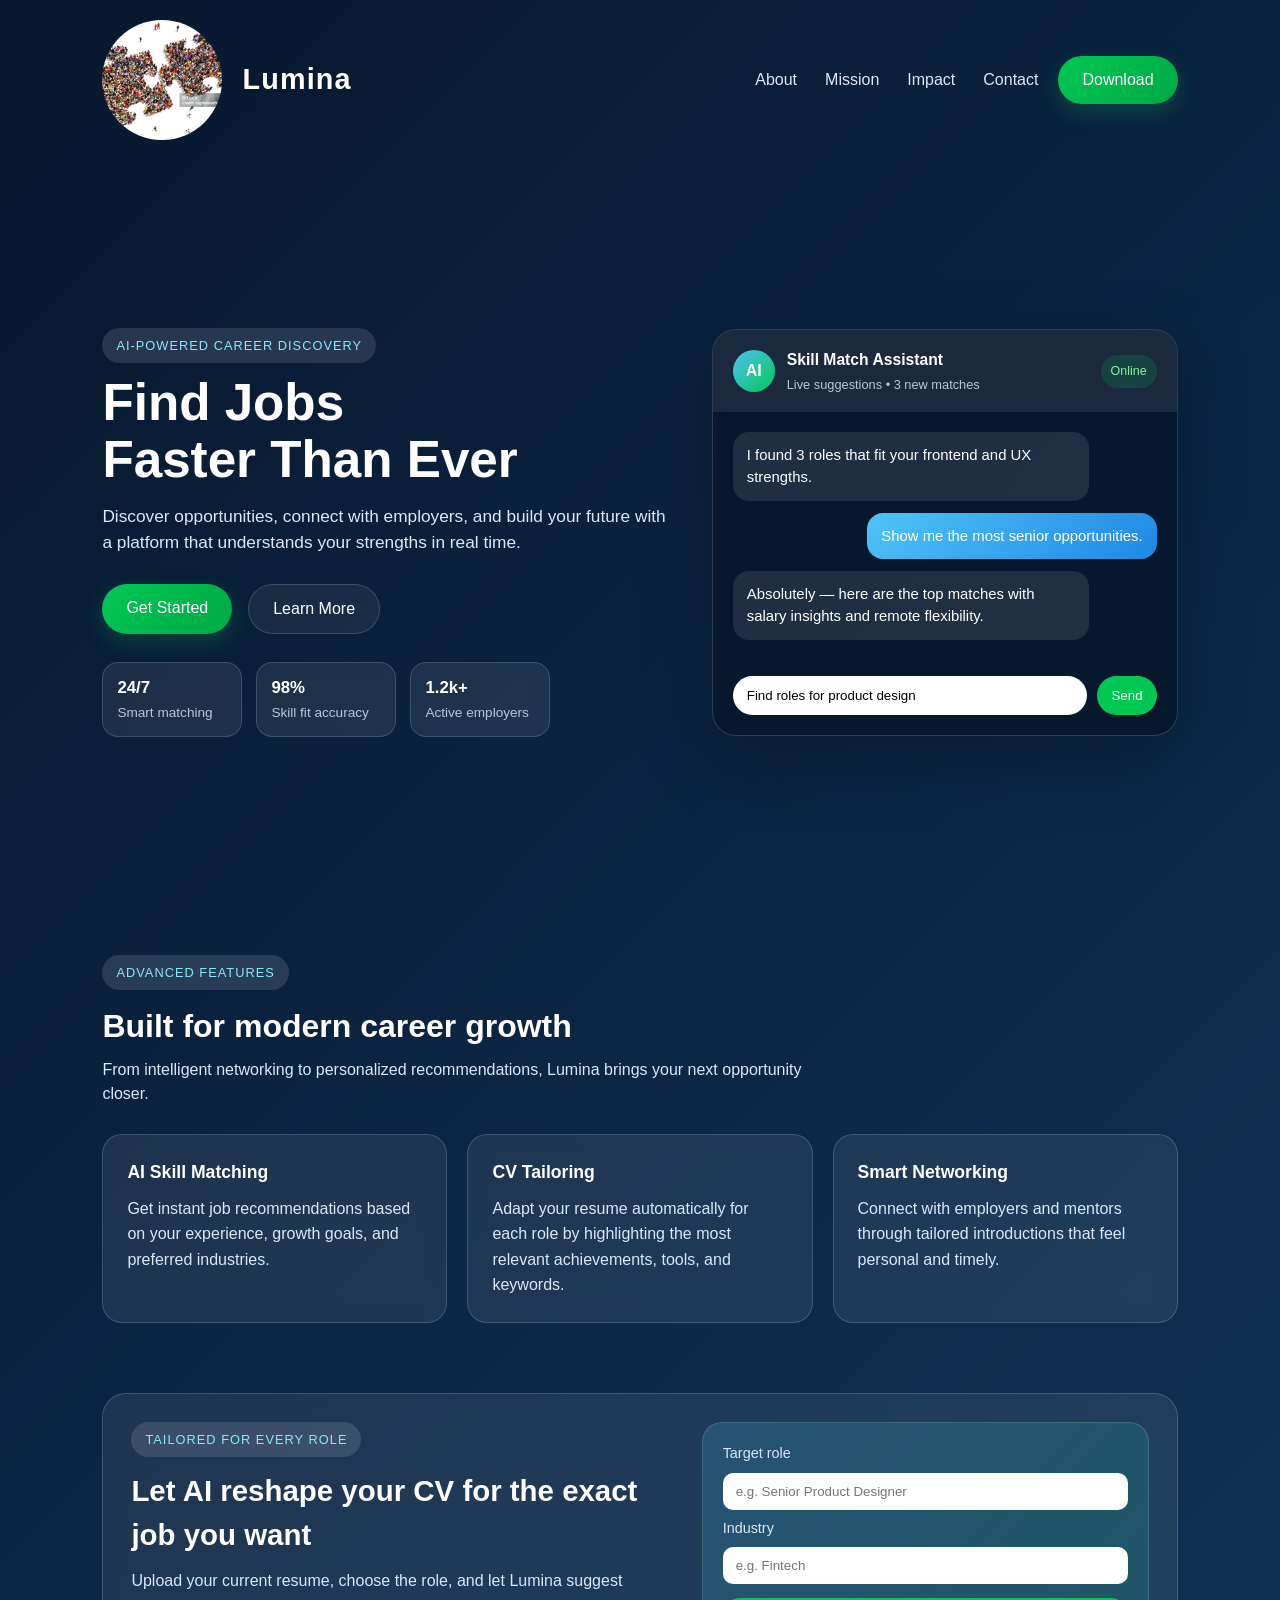
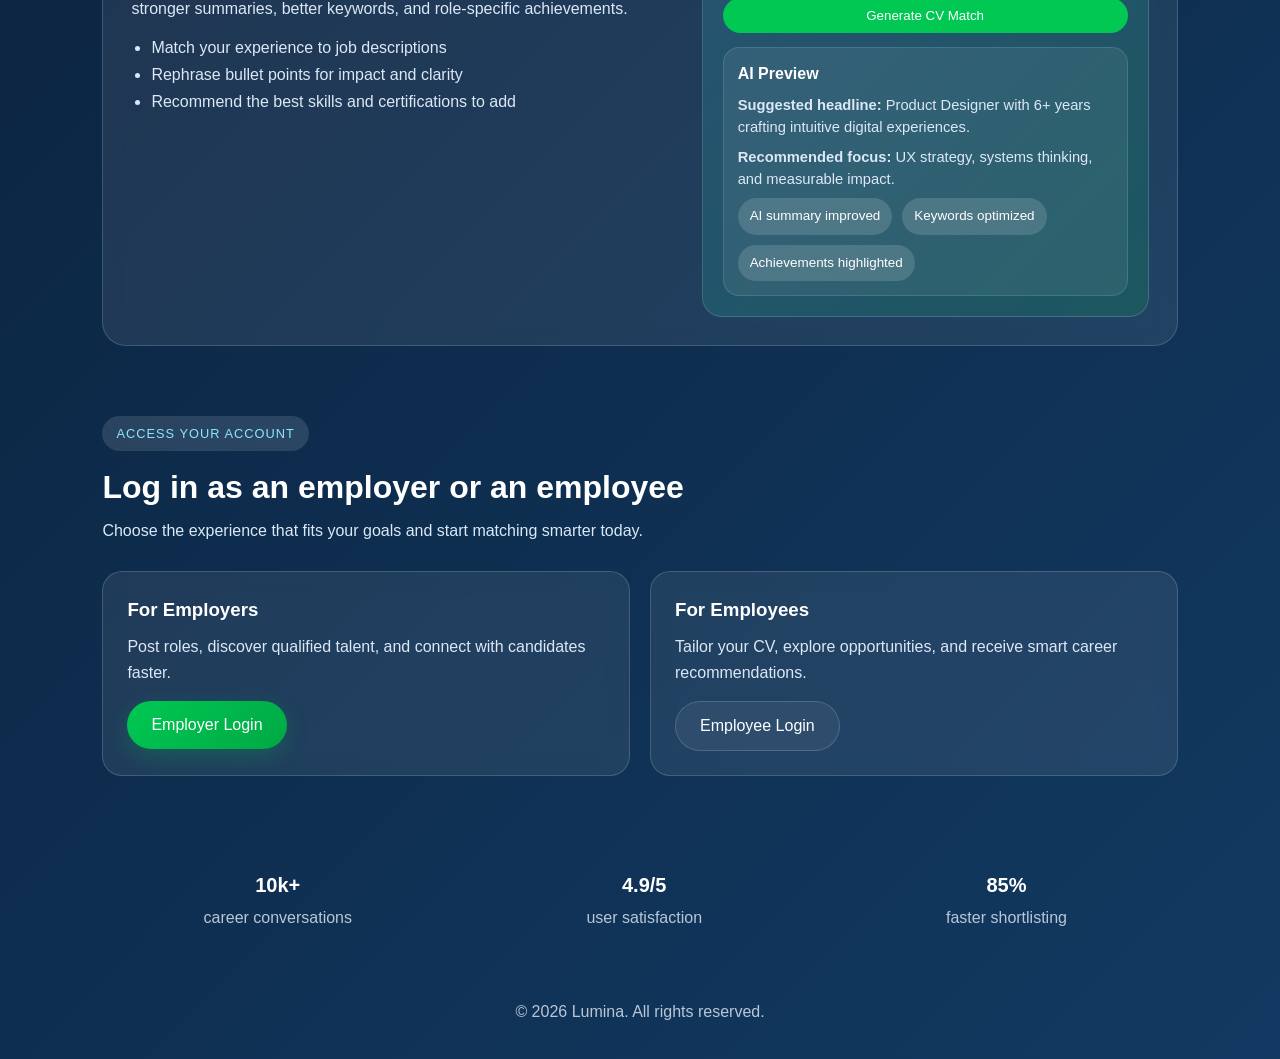
<file: index.html>
<!DOCTYPE html>
<html lang="en">

<head>
    <meta charset="UTF-8">
    <meta name="viewport" content="width=device-width, initial-scale=1.0">
    <title>Lumina | Skill Match</title>
    <link rel="stylesheet" href="styling.css">
</head>

<body>
    <header>
        <img src="logo.jpg" alt="Lumina company logo" width="150" height="150">
        <nav class="navbar">
            <div class="logo">Lumina</div>
            <ul class="nav-links">
                <li><a href="about.html">About</a></li>
                <li><a href="mission.html">Mission</a></li>
                <li><a href="impact.html">Impact</a></li>
                <li><a href="contact.html">Contact</a></li>
            </ul>
            <a href="#" class="btn">Download</a>
        </nav>
    </header>

    <section class="hero" id="home">
        <div class="hero-text">
            <span class="eyebrow">AI-powered career discovery</span>
            <h1>Find Jobs <br> Faster Than Ever</h1>
            <p>Discover opportunities, connect with employers, and build your future with a platform that understands your strengths in real time.</p>

            <div class="hero-buttons">
                <a href="#" class="btn">Get Started</a>
                <a href="#" class="btn-secondary">Learn More</a>
            </div>

            <div class="hero-highlights">
                <div>
                    <strong>24/7</strong>
                    <span>Smart matching</span>
                </div>
                <div>
                    <strong>98%</strong>
                    <span>Skill fit accuracy</span>
                </div>
                <div>
                    <strong>1.2k+</strong>
                    <span>Active employers</span>
                </div>
            </div>
        </div>

        <div class="hero-card">
            <div class="chat-shell">
                <div class="chat-header">
                    <div class="chat-title-group">
                        <div class="chat-avatar">AI</div>
                        <div>
                            <h3>Skill Match Assistant</h3>
                            <p>Live suggestions • 3 new matches</p>
                        </div>
                    </div>
                    <span class="status-dot">Online</span>
                </div>

                <div class="chat-body">
                    <div class="bubble bubble-bot">I found 3 roles that fit your frontend and UX strengths.</div>
                    <div class="bubble bubble-user">Show me the most senior opportunities.</div>
                    <div class="bubble bubble-bot">Absolutely — here are the top matches with salary insights and remote flexibility.</div>
                </div>

                <div class="chat-input">
                    <input type="text" value="Find roles for product design" aria-label="Chat prompt">
                    <button>Send</button>
                </div>
            </div>
        </div>
    </section>

    <section class="features-section" id="features">
        <div class="section-intro">
            <span class="eyebrow">Advanced features</span>
            <h2>Built for modern career growth</h2>
            <p>From intelligent networking to personalized recommendations, Lumina brings your next opportunity closer.</p>
        </div>

        <div class="feature-grid">
            <article class="feature-card">
                <h3>AI Skill Matching</h3>
                <p>Get instant job recommendations based on your experience, growth goals, and preferred industries.</p>
            </article>
            <article class="feature-card">
                <h3>CV Tailoring</h3>
                <p>Adapt your resume automatically for each role by highlighting the most relevant achievements, tools, and keywords.</p>
            </article>
            <article class="feature-card">
                <h3>Smart Networking</h3>
                <p>Connect with employers and mentors through tailored introductions that feel personal and timely.</p>
            </article>
        </div>
    </section>

    <section class="cv-showcase">
        <div class="cv-panel">
            <div class="cv-panel-text">
                <span class="eyebrow">Tailored for every role</span>
                <h2>Let AI reshape your CV for the exact job you want</h2>
                <p>Upload your current resume, choose the role, and let Lumina suggest stronger summaries, better keywords, and role-specific achievements.</p>
                <ul>
                    <li>Match your experience to job descriptions</li>
                    <li>Rephrase bullet points for impact and clarity</li>
                    <li>Recommend the best skills and certifications to add</li>
                </ul>
            </div>
            <div class="cv-panel-card">
                <div class="job-form">
                    <label for="job-title">Target role</label>
                    <input type="text" id="job-title" placeholder="e.g. Senior Product Designer">
                    <label for="industry">Industry</label>
                    <input type="text" id="industry" placeholder="e.g. Fintech">
                    <button>Generate CV Match</button>
                </div>
                <div class="preview-card">
                    <h4>AI Preview</h4>
                    <p><strong>Suggested headline:</strong> Product Designer with 6+ years crafting intuitive digital experiences.</p>
                    <p><strong>Recommended focus:</strong> UX strategy, systems thinking, and measurable impact.</p>
                    <div class="suggestion-stack">
                        <div class="suggestion-pill">AI summary improved</div>
                        <div class="suggestion-pill">Keywords optimized</div>
                        <div class="suggestion-pill">Achievements highlighted</div>
                    </div>
                </div>
            </div>
        </div>
    </section>

    <section class="login-section">
        <div class="section-intro">
            <span class="eyebrow">Access your account</span>
            <h2>Log in as an employer or an employee</h2>
            <p>Choose the experience that fits your goals and start matching smarter today.</p>
        </div>

        <div class="login-grid">
            <div class="login-card">
                <h3>For Employers</h3>
                <p>Post roles, discover qualified talent, and connect with candidates faster.</p>
                <a href="#" class="btn">Employer Login</a>
            </div>
            <div class="login-card">
                <h3>For Employees</h3>
                <p>Tailor your CV, explore opportunities, and receive smart career recommendations.</p>
                <a href="#" class="btn-secondary">Employee Login</a>
            </div>
        </div>
    </section>

    <section class="insight-strip">
        <div>
            <strong>10k+</strong>
            <span>career conversations</span>
        </div>
        <div>
            <strong>4.9/5</strong>
            <span>user satisfaction</span>
        </div>
        <div>
            <strong>85%</strong>
            <span>faster shortlisting</span>
        </div>
    </section>

    <footer>
        <p>&copy; 2026 Lumina. All rights reserved.</p>
    </footer>
</body>

</html>
</file>
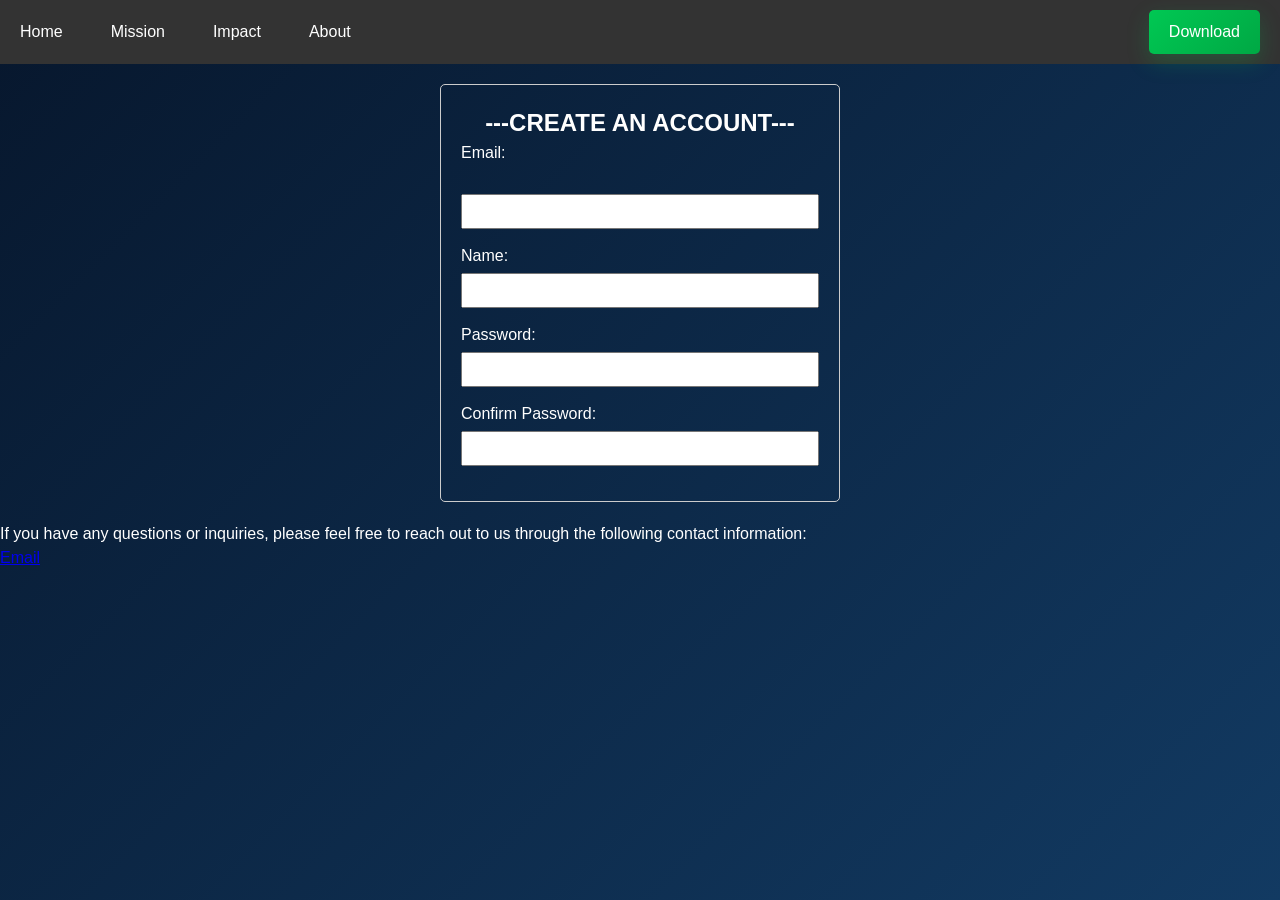
<file: contact.html>
<!DOCTYPE html>
<html lang="en">

<head>
    <meta charset="UTF-8">
    <meta name="viewport" content="width=device-width, initial-scale=1.0">
    <title>Contact Us</title>
    <link rel="stylesheet" href="styling.css">
    <style>
        body {
            font-family: Arial, sans-serif;
            margin: 0;
            padding: 0;
        }

        header {
            background-color: #333;
            color: #fff;
            padding: 10px 20px;
        }

        .navbar {
            display: flex;
            justify-content: space-between;
            align-items: center;
        }

        .nav-links {
            list-style-type: none;
            margin: 0;
            padding: 0;
            display: flex;
        }

        .nav-links li {
            margin-right: 20px;
        }

        .nav-links a {
            color: #fff;
            text-decoration: none;
        }

        .btn {
            background-color: #4CAF50;
            color: white;
            padding: 10px 20px;
            text-decoration: none;
            border-radius: 5px;
        }

        form {
            max-width: 400px;
            margin: 20px auto;
            padding: 20px;
            border: 1px solid #ccc;
            border-radius: 5px;
        }

        form h2 {
            text-align: center;
        }

        form div {
            margin-bottom: 15px;
        }

        form label {
            display: block;
            margin-bottom: 5px;
        }

        form input[type="email"],
        form input[type="text"],
        form input[type="password"] {
            width: 100%;
            padding: 8px;
            box-sizing: border-box;
        }
    </style>
</head>

<body>
    <header>
        <nav class="navbar">



            <ul class="nav-links">
                <li><a href="index.html">Home</a></li>
                <li><a href="mission.html">Mission</a></li>
                <li><a href="impact.html">Impact</a></li>
                <li><a href="about.html">About</a></li>
            </ul>

            <a href="#" class="btn">Download</a>

        </nav>

    </header>
    <form>
        <h2>---CREATE AN ACCOUNT---</h2>
        <div>
            <label for="email">Email:</label><br>
            <input type="email" id="email" name="email" required>

        </div>
        <div>
            <label for="name">Name:</label>
            <input type="text" id="name" name="name" required>
        </div>
        <div>
            <label for="password">Password:</label>
            <input type="password" id="password" name="password" required>
        </div>
        <div>
            <label for="confirm-password">Confirm Password:</label>
            <input type="password" id="confirm-password" name="confirm-password" required>
        </div>

    </form>
    <main>
        <p>If you have any questions or inquiries, please feel free to reach out to us through the following contact
            information:</p>
        <a href="mailto:lumina@gmail.com">Email <Menu></Menu></a>






</html>
</file>
<file: styling.css>
:root {
    --bg-dark: #07172d;
    --bg-mid: #123a62;
    --accent: #00c853;
    --accent-2: #4fc3f7;
    --text-main: #ffffff;
    --text-soft: #dce8f6;
    --border-soft: rgba(255, 255, 255, 0.16);
}

* {
    margin: 0;
    padding: 0;
    box-sizing: border-box;
    font-family: Arial, sans-serif;
}

body {
    background: linear-gradient(135deg, var(--bg-dark) 0%, var(--bg-mid) 100%);
    color: var(--text-main);
    min-height: 100vh;
    line-height: 1.5;
}

.impact-page {
    font-family: Arial, sans-serif;
    margin: 0;
    background-color: #f4f7fb;
    background-image: url('logo.jpg');
    background-repeat: no-repeat;
    background-position: center center;
    background-size: 45%;
    background-attachment: fixed;
    opacity: 0.95;
    color: #1f2937;
}

.impact-page header {
    background: #0f172a;
    padding: 15px 30px;
}

.impact-page .navbar {
    display: flex;
    justify-content: space-between;
    align-items: center;
}

.impact-page .nav-links {
    list-style: none;
    display: flex;
    gap: 20px;
    margin: 0;
    padding: 0;
}

.impact-page .nav-links a {
    color: white;
    text-decoration: none;
}

.impact-page .btn {
    background: #2563eb;
    color: white;
    padding: 8px 14px;
    border-radius: 5px;
    text-decoration: none;
}

.impact-page .container {
    max-width: 1000px;
    margin: 30px auto;
    padding: 20px;
}

.impact-page .hero {
    background: linear-gradient(135deg, #2563eb, #3b82f6);
    color: white;
    padding: 30px;
    border-radius: 12px;
}

.impact-page .hero h1 {
    margin-top: 0;
    font-size: 32px;
}

.impact-page .hero p {
    font-size: 18px;
    line-height: 1.6;
}

.impact-page .stats {
    display: grid;
    grid-template-columns: repeat(3, 1fr);
    gap: 15px;
    margin-top: 20px;
}

.impact-page .card {
    background: white;
    padding: 18px;
    border-radius: 10px;
    box-shadow: 0 2px 8px rgba(0, 0, 0, 0.08);
}

.impact-page .card h3 {
    margin: 0 0 8px;
    color: #2563eb;
}

.impact-page .card p {
    margin: 0;
    font-size: 16px;
    color: #374151;
}

.impact-page .section {
    margin-top: 25px;
    background: white;
    padding: 20px;
    border-radius: 10px;
    box-shadow: 0 2px 8px rgba(0, 0, 0, 0.08);
}

.impact-page .section h2 {
    color: #111827;
}

.impact-page .section ul {
    line-height: 1.8;
}

.impact-page .story-section {
    margin-top: 25px;
    background: white;
    padding: 20px;
    border-radius: 10px;
    box-shadow: 0 2px 8px rgba(0, 0, 0, 0.08);
    overflow: hidden;
}

.impact-page .story-section h2 {
    color: #111827;
    margin-top: 0;
}

.impact-page .story-track {
    display: flex;
    width: max-content;
    gap: 15px;
    animation: impactSlideLoop 18s linear infinite;
}

.impact-page .story-card {
    min-width: 260px;
    background: #f8fafc;
    border: 1px solid #e2e8f0;
    border-radius: 12px;
    padding: 15px;
    display: flex;
    align-items: center;
    gap: 12px;
    cursor: pointer;
    transition: transform 0.2s ease, box-shadow 0.2s ease;
}

.impact-page .story-card:hover {
    transform: translateY(-3px);
    box-shadow: 0 6px 14px rgba(0, 0, 0, 0.12);
}

.impact-page .story-card img {
    width: 60px;
    height: 60px;
    border-radius: 50%;
    object-fit: cover;
}

.impact-page .story-card strong {
    display: block;
    margin-bottom: 5px;
    color: #0f172a;
}

.impact-page .story-card p {
    margin: 0;
    color: #475569;
    font-size: 14px;
    line-height: 1.5;
}

@keyframes impactSlideLoop {
    0% {
        transform: translateX(0);
    }

    100% {
        transform: translateX(-50%);
    }
}

.impact-page .popup-overlay {
    position: fixed;
    inset: 0;
    background: rgba(0, 0, 0, 0.65);
    display: none;
    align-items: center;
    justify-content: center;
    padding: 20px;
    z-index: 1000;
}

.impact-page .popup-overlay.active {
    display: flex;
}

.impact-page .popup-box {
    background: white;
    width: 100%;
    max-width: 420px;
    border-radius: 14px;
    padding: 20px;
    box-shadow: 0 10px 30px rgba(0, 0, 0, 0.25);
    position: relative;
}

.impact-page .popup-box h3 {
    margin-top: 0;
    color: #0f172a;
}

.impact-page .popup-box p {
    color: #475569;
    line-height: 1.6;
}

.impact-page .close-btn {
    position: absolute;
    top: 10px;
    right: 12px;
    cursor: pointer;
    font-size: 20px;
    color: #64748b;
}

header {
    padding: 20px 8%;
    display: flex;
    align-items: center;
    justify-content: space-between;
    gap: 20px;
}

header img {
    border-radius: 50%;
    object-fit: cover;
    width: 120px;
    height: 120px;
}

.navbar {
    display: flex;
    justify-content: space-between;
    align-items: center;
    width: 100%;
    gap: 20px;
}

.logo {
    font-size: 1.8rem;
    font-weight: 700;
    letter-spacing: 0.04em;
}

.nav-links {
    display: flex;
    list-style: none;
    gap: 28px;
    margin-left: auto;
}

.nav-links a {
    color: var(--text-soft);
    text-decoration: none;
    transition: 0.3s ease;
    position: relative;
}

.nav-links a:hover {
    color: var(--accent-2);
}

.nav-links a::after {
    content: '';
    position: absolute;
    left: 0;
    bottom: -6px;
    width: 0;
    height: 2px;
    background: var(--accent-2);
    transition: width 0.3s ease;
}

.nav-links a:hover::after {
    width: 100%;
}

.btn,
.btn-secondary {
    display: inline-block;
    padding: 12px 24px;
    border-radius: 999px;
    text-decoration: none;
    transition: all 0.3s ease;
}

.btn {
    background: linear-gradient(135deg, var(--accent), #00a844);
    color: white;
    box-shadow: 0 8px 22px rgba(0, 200, 83, 0.22);
}

.btn:hover {
    transform: translateY(-2px);
    box-shadow: 0 12px 26px rgba(0, 200, 83, 0.3);
}

.btn-secondary {
    border: 1px solid var(--border-soft);
    color: white;
    background: rgba(255, 255, 255, 0.06);
}

.btn-secondary:hover {
    background: rgba(255, 255, 255, 0.14);
    transform: translateY(-2px);
}

.hero {
    display: grid;
    grid-template-columns: 1.1fr 0.9fr;
    align-items: center;
    gap: 40px;
    padding: 70px 8% 90px;
    min-height: 85vh;
}

.eyebrow {
    display: inline-block;
    margin-bottom: 12px;
    padding: 8px 14px;
    border-radius: 999px;
    background: rgba(255, 255, 255, 0.12);
    color: #8be6ff;
    font-size: 0.8rem;
    letter-spacing: 0.08em;
    text-transform: uppercase;
}

.hero-text h1 {
    font-size: clamp(2.3rem, 4vw, 3.6rem);
    line-height: 1.1;
    margin-bottom: 16px;
}

.hero-text p {
    font-size: 1.08rem;
    color: var(--text-soft);
    margin-bottom: 28px;
    max-width: 620px;
}

.hero-buttons {
    display: flex;
    gap: 16px;
    flex-wrap: wrap;
    margin-bottom: 28px;
}

.hero-highlights {
    display: flex;
    flex-wrap: wrap;
    gap: 14px;
}

.hero-highlights div {
    background: rgba(255, 255, 255, 0.08);
    border: 1px solid var(--border-soft);
    border-radius: 16px;
    padding: 12px 14px;
    min-width: 140px;
    backdrop-filter: blur(8px);
}

.hero-highlights strong {
    display: block;
    font-size: 1.05rem;
    color: white;
}

.hero-highlights span {
    font-size: 0.85rem;
    color: #b8c7d8;
}

.hero-card {
    display: flex;
    justify-content: center;
}

.chat-shell {
    width: 100%;
    max-width: 480px;
    background: rgba(7, 23, 45, 0.92);
    border: 1px solid var(--border-soft);
    border-radius: 24px;
    overflow: hidden;
    box-shadow: 0 24px 70px rgba(0, 0, 0, 0.28);
}

.chat-header {
    display: flex;
    justify-content: space-between;
    align-items: center;
    padding: 18px 20px;
    background: rgba(255, 255, 255, 0.08);
}

.chat-title-group {
    display: flex;
    align-items: center;
    gap: 12px;
}

.chat-avatar {
    width: 42px;
    height: 42px;
    border-radius: 50%;
    display: grid;
    place-items: center;
    font-weight: 700;
    background: linear-gradient(135deg, var(--accent-2), var(--accent));
}

.chat-header h3 {
    font-size: 0.98rem;
    margin-bottom: 3px;
}

.chat-header p {
    font-size: 0.8rem;
    color: #b8c7d8;
}

.status-dot {
    padding: 7px 10px;
    border-radius: 999px;
    background: rgba(0, 200, 83, 0.16);
    color: #8cf0a3;
    font-size: 0.78rem;
}

.chat-body {
    padding: 20px;
    display: flex;
    flex-direction: column;
    gap: 12px;
}

.bubble {
    max-width: 84%;
    padding: 12px 14px;
    border-radius: 16px;
    line-height: 1.5;
    font-size: 0.93rem;
}

.bubble-bot {
    background: rgba(255, 255, 255, 0.1);
    align-self: flex-start;
}

.bubble-user {
    background: linear-gradient(135deg, var(--accent-2), #1e88e5);
    align-self: flex-end;
}

.chat-input {
    display: flex;
    gap: 10px;
    padding: 16px 20px 20px;
}

.chat-input input {
    flex: 1;
    padding: 12px 14px;
    border: none;
    border-radius: 999px;
    outline: none;
}

.chat-input button {
    border: none;
    background: var(--accent);
    color: white;
    padding: 0 14px;
    border-radius: 999px;
    cursor: pointer;
}

.features-section {
    padding: 30px 8% 70px;
}

.section-intro {
    max-width: 720px;
    margin-bottom: 28px;
}

.section-intro h2 {
    font-size: clamp(1.6rem, 2.5vw, 2.2rem);
    margin-bottom: 8px;
}

.section-intro p {
    color: var(--text-soft);
    font-size: 1rem;
}

.feature-grid {
    display: grid;
    grid-template-columns: repeat(3, minmax(0, 1fr));
    gap: 20px;
}

.feature-card {
    background: rgba(255, 255, 255, 0.08);
    border: 1px solid var(--border-soft);
    border-radius: 20px;
    padding: 24px;
    backdrop-filter: blur(10px);
    transition: transform 0.3s ease, box-shadow 0.3s ease;
}

.feature-card:hover {
    transform: translateY(-4px);
    box-shadow: 0 16px 34px rgba(0, 0, 0, 0.2);
}

.feature-card h3 {
    margin-bottom: 10px;
    font-size: 1.1rem;
}

.feature-card p {
    color: var(--text-soft);
    line-height: 1.6;
}

.cv-showcase {
    padding: 0 8% 70px;
}

.cv-panel {
    display: grid;
    grid-template-columns: 1.1fr 0.9fr;
    gap: 24px;
    background: rgba(255, 255, 255, 0.08);
    border: 1px solid var(--border-soft);
    border-radius: 24px;
    padding: 28px;
    backdrop-filter: blur(10px);
}

.cv-panel-text h2 {
    font-size: clamp(1.5rem, 2.3vw, 2rem);
    margin-bottom: 10px;
}

.cv-panel-text p,
.cv-panel-text li {
    color: var(--text-soft);
    line-height: 1.7;
}

.cv-panel-text ul {
    margin-top: 12px;
    padding-left: 20px;
}

.cv-panel-card {
    background: linear-gradient(135deg, rgba(79, 195, 247, 0.18), rgba(0, 200, 83, 0.16));
    border: 1px solid rgba(255, 255, 255, 0.14);
    border-radius: 20px;
    padding: 20px;
    display: flex;
    flex-direction: column;
    gap: 14px;
}

.job-form {
    display: flex;
    flex-direction: column;
    gap: 8px;
}

.job-form label {
    font-size: 0.9rem;
    color: var(--text-soft);
}

.job-form input {
    padding: 10px 12px;
    border: 1px solid rgba(255, 255, 255, 0.16);
    border-radius: 10px;
    outline: none;
}

.job-form button {
    margin-top: 6px;
    border: none;
    background: var(--accent);
    color: white;
    padding: 10px 14px;
    border-radius: 999px;
    cursor: pointer;
}

.preview-card {
    background: rgba(255, 255, 255, 0.07);
    border: 1px solid rgba(255, 255, 255, 0.12);
    border-radius: 16px;
    padding: 14px;
}

.preview-card h4 {
    margin-bottom: 8px;
}

.preview-card p {
    font-size: 0.92rem;
    color: var(--text-soft);
    margin-bottom: 8px;
}

.suggestion-stack {
    display: flex;
    flex-wrap: wrap;
    gap: 10px;
}

.suggestion-pill {
    background: rgba(255, 255, 255, 0.14);
    border-radius: 999px;
    padding: 8px 12px;
    font-size: 0.84rem;
    animation: pulse 2.2s ease-in-out infinite;
}

@keyframes pulse {

    0%,
    100% {
        transform: translateY(0);
    }

    50% {
        transform: translateY(-3px);
    }
}

.login-section {
    padding: 0 8% 70px;
}

.login-grid {
    display: grid;
    grid-template-columns: repeat(2, minmax(0, 1fr));
    gap: 20px;
}

.login-card {
    background: rgba(255, 255, 255, 0.08);
    border: 1px solid var(--border-soft);
    border-radius: 20px;
    padding: 24px;
    backdrop-filter: blur(10px);
}

.login-card h3 {
    margin-bottom: 10px;
}

.login-card p {
    color: var(--text-soft);
    margin-bottom: 16px;
    line-height: 1.6;
}

.insight-strip {
    display: flex;
    justify-content: space-around;
    gap: 20px;
    padding: 24px 8% 50px;
    flex-wrap: wrap;
}

.insight-strip div {
    text-align: center;
    min-width: 140px;
}

.insight-strip strong {
    display: block;
    font-size: 1.25rem;
    margin-bottom: 6px;
}

.insight-strip span {
    color: #b8c7d8;
}

footer {
    padding: 20px 8% 35px;
    text-align: center;
    color: #b8c7d8;
}

@media (max-width: 900px) {
    .hero {
        grid-template-columns: 1fr;
        padding-top: 50px;
    }

    .feature-grid {
        grid-template-columns: 1fr;
    }

    .cv-panel {
        grid-template-columns: 1fr;
    }

    .login-grid {
        grid-template-columns: 1fr;
    }
}

@media (max-width: 700px) {
    header {
        flex-direction: column;
        align-items: flex-start;
    }

    .navbar {
        flex-direction: column;
        align-items: flex-start;
    }

    .nav-links {
        margin-left: 0;
        flex-wrap: wrap;
        gap: 16px;
    }

    .hero-text h1 {
        font-size: 2.1rem;
    }

    .hero-buttons {
        flex-direction: column;
        align-items: flex-start;
    }

    .hero-highlights {
        flex-direction: column;
    }

    .chat-input {
        flex-direction: column;
    }

    .chat-input button {
        padding: 12px 14px;
    }
}
</file>
